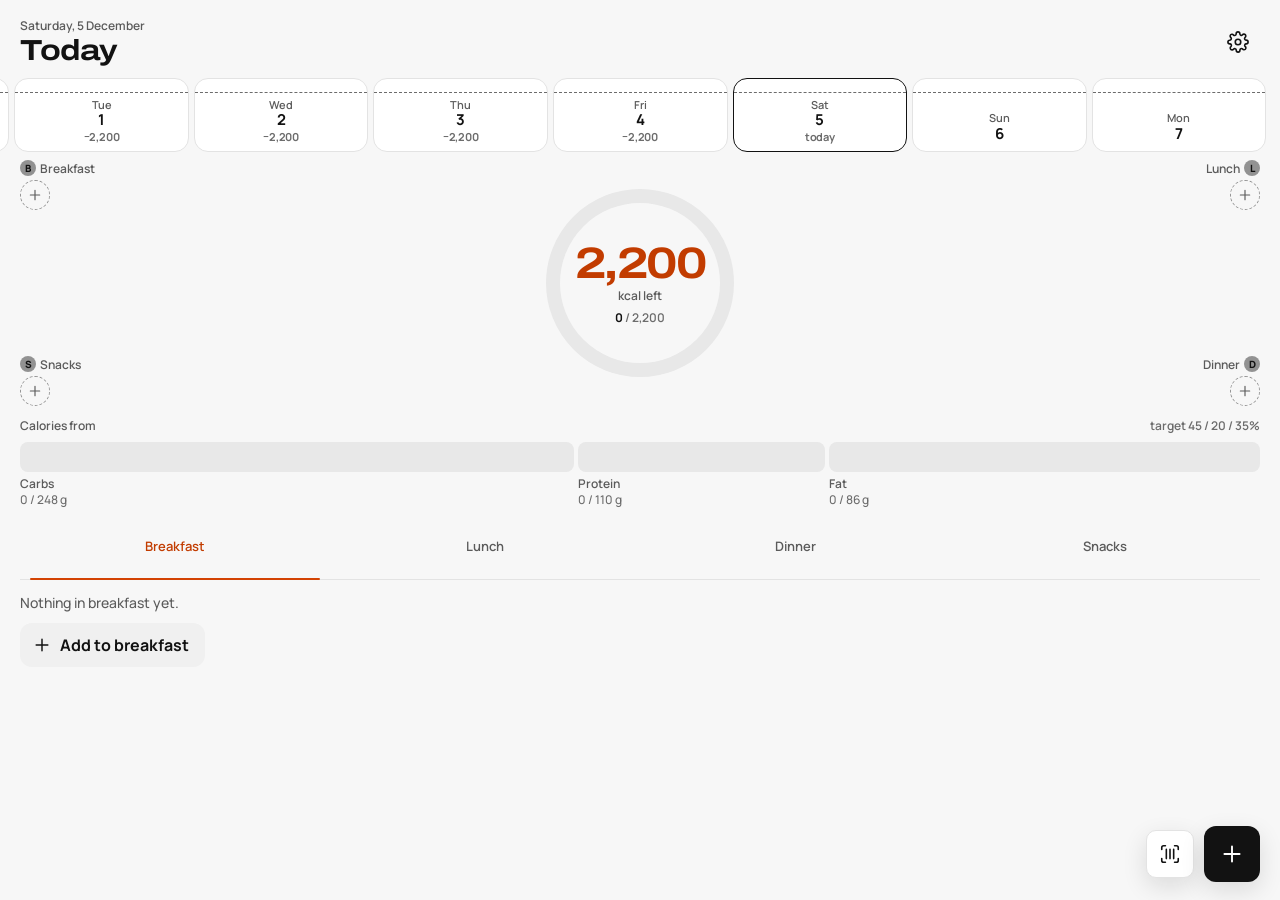
<file: index.html>
<!doctype html>
<html lang="en" data-theme="dark">
<head>
<meta charset="utf-8">
<meta name="viewport" content="width=device-width, initial-scale=1, viewport-fit=cover, interactive-widget=resizes-content">
<meta name="text-scale" content="scale">
<meta name="theme-color" content="#0E0E0E" media="(prefers-color-scheme: dark)">
<meta name="theme-color" content="#F7F7F7" media="(prefers-color-scheme: light)">
<meta name="color-scheme" content="dark light">
<title>Pantry</title>
<link rel="manifest" href="manifest.json">
<link rel="icon" type="image/png" href="icons/icon-192.png">
<link rel="stylesheet" href="tokens.css">
<link rel="stylesheet" href="fonts/archivo.css">
<link rel="stylesheet" href="app/base.css">
<script src="app/registry.js"></script>
<script src="app/core.js"></script>
</head>
<body>
<main id="app"></main>
<noscript><p class="note">Pantry needs JavaScript.</p></noscript>
</body>
</html>
</file>
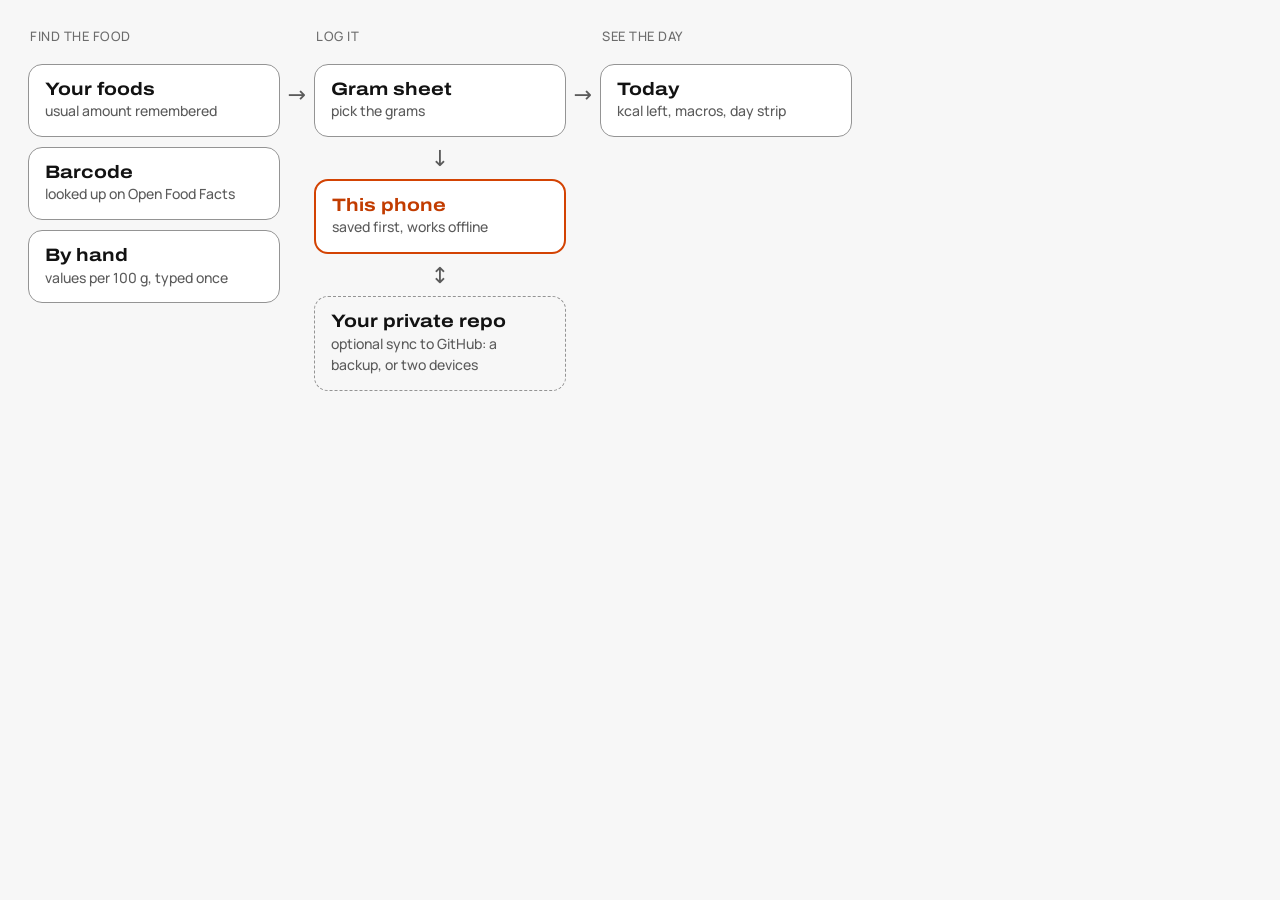
<file: docs/img/how-it-works.html>
<!doctype html>
<html lang="en" data-theme="light">
<head>
<meta charset="utf-8">
<title>Pantry: how it works (README diagram source)</title>
<!-- Source of docs/img/how-it-works-light-2.png and -dark-2.png. Rendered with Playwright at device scale 2:
     element #d, once with data-theme="light" and once with "dark". Colours and type from ../../tokens.css. -->
<link rel="stylesheet" href="../../fonts/archivo.css">
<link rel="stylesheet" href="../../tokens.css">
<style>
  @font-face { font-family: 'Manrope'; src: url(../../fonts/Manrope.woff2) format('woff2'); font-weight: 200 800; }
  body { margin: 0; background: var(--canvas); }
  #d { width: 880px; box-sizing: border-box; padding: 28px; background: var(--canvas); color: var(--ink);
       font: 500 16px/1.35 var(--font-sans); }
  .row { display: grid; grid-template-columns: 1fr 34px 1fr 34px 1fr; align-items: start; }
  .row > .arrow { padding-top: 52px; }
  .col { display: grid; gap: 10px; }
  .box { border: 1px solid var(--hairline-strong); border-radius: 14px; padding: 14px 16px; background: var(--surface-1); }
  .box b { display: block; font: 700 18px/1.2 var(--font-display); font-stretch: 118%; }
  .box span { color: var(--ink-muted); font-size: 14px; }
  .lit { border: 2px solid var(--primary); }
  .lit b { color: var(--primary-text); }
  .arrow { text-align: center; color: var(--ink-muted); font-size: 22px; }
  .label { color: var(--ink-subtle); font-size: 13px; letter-spacing: .04em; text-transform: uppercase; margin: 0 0 8px 2px; }
  .opt { border-style: dashed; background: transparent; }
  .col > .arrow { line-height: 1; }
</style>
</head>
<body>
<div id="d">
  <div class="row">
    <div class="col">
      <p class="label">Find the food</p>
      <div class="box"><b>Your foods</b><span>usual amount remembered</span></div>
      <div class="box"><b>Barcode</b><span>looked up on Open Food Facts</span></div>
      <div class="box"><b>By hand</b><span>values per 100 g, typed once</span></div>
    </div>
    <div class="arrow">→</div>
    <div class="col">
      <p class="label">Log it</p>
      <div class="box"><b>Gram sheet</b><span>pick the grams</span></div>
      <div class="arrow">↓</div>
      <div class="box lit"><b>This phone</b><span>saved first, works offline</span></div>
      <div class="arrow">↕</div>
      <div class="box opt"><b>Your private repo</b><span>optional sync to GitHub: a backup, or two devices</span></div>
    </div>
    <div class="arrow">→</div>
    <div class="col">
      <p class="label">See the day</p>
      <div class="box"><b>Today</b><span>kcal left, macros, day strip</span></div>
    </div>
  </div>
</div>
</body>
</html>
</file>
<file: tokens.css>
/* tasarim tokens (2026-10-05). Generated from DESIGN.md; edit DESIGN.md first, then this.
   Dark is the default; set data-theme="light" on <html> for light mode.
   v6: pure neutrals, cards with a 1px --hairline, one inverted anchor box per screen (--anchor,
   --r-anchor, --shadow-anchor), the primary button neutral (--action / --on-action), signal orange
   (--primary) only for the answer, the key bar, the active tab and the selection ring.
   Type: --font-display (Archivo, use with font-stretch: var(--display-stretch)) for titles and the big
   number; --font-sans for every word; --font-figure for chart values and dates (tabular numerals);
   --font-mono for code and IDs only.
   Charts: every series --chart-neutral, only the key value --chart-1; chart-2..5 only when several
   series must be told apart.
   Projects copy this file as-is and put overrides (accent) in a separate file loaded after it. */

:root, [data-theme="dark"] {
  --canvas: #0E0E0E;
  --surface-1: #191919;
  --surface-2: #232323;
  --surface-3: #2E2E2E;
  --hairline: #2E2E2E;
  --hairline-strong: #6B6B6B;
  --ink: #EEEEEE;
  --ink-muted: #ABABAB;
  --ink-subtle: #8C8C8C;
  --action: #EEEEEE;
  --on-action: #0E0E0E;
  --action-hover: #FFFFFF;
  --action-pressed: #D4D4D4;
  --anchor: #EEEEEE;
  --on-anchor: #121212;
  --on-anchor-muted: #5B5B5B;
  --on-anchor-accent: #C23C00;
  --primary: #FF5A00;
  --on-primary: #0E0E0E;
  --primary-hover: #FF7326;
  --primary-pressed: #E04F00;
  --primary-text: #FF6A1A;
  --primary-display: #FF6A1A;
  --secondary: #ABABAB;
  --success: #3DD68C;
  --warning: #F5B83D;
  --danger: #F2555A;
  --scrim: #000000B3;
  --chart-neutral: #4D4D4D;
  --chart-1: #FF5A00;
  --chart-2: #7C8AE1;
  --chart-3: #00AA95;
  --chart-4: #C38300;
  --chart-5: #9A7DE3;
  --card-border: 1px solid var(--hairline);
  --shadow-card: none;
  --shadow-anchor: 7px 9px 0 #3D3D3D;
  --shadow-3: none;
  color-scheme: dark;
}

[data-theme="light"] {
  --canvas: #F7F7F7;
  --surface-1: #FFFFFF;
  --surface-2: #F0F0F0;
  --surface-3: #E8E8E8;
  --hairline: #E3E3E3;
  --hairline-strong: #949494;
  --ink: #121212;
  --ink-muted: #5B5B5B;
  --ink-subtle: #6C6C6C;
  --action: #121212;
  --on-action: #FFFFFF;
  --action-hover: #2A2A2A;
  --action-pressed: #000000;
  --anchor: #121212;
  --on-anchor: #EEEEEE;
  --on-anchor-muted: #ABABAB;
  --on-anchor-accent: #FF6A1A;
  --primary: #D34303;
  --on-primary: #FFFFFF;
  --primary-hover: #BC3B02;
  --primary-pressed: #A33301;
  --primary-text: #C23C00;
  --primary-display: #C23C00;
  --secondary: #5B5B5B;
  --success: #15803D;
  --warning: #B45309;
  --danger: #CC272C;
  --scrim: #12121266;
  --chart-neutral: #BEBEBE;
  --chart-1: #D34303;
  --chart-2: #4C63D9;
  --chart-3: #0F8F7F;
  --chart-4: #B45309;
  --chart-5: #7C5CD6;
  --shadow-anchor: 7px 9px 0 #12121259;
  --shadow-3: 0 8px 24px #1212121F;
  color-scheme: light;
}

:root {
  --font-display: "Archivo", "Helvetica Neue", Arial, sans-serif;
  --display-stretch: 118%;
  --display-weight: 700;
  --font-sans: "Manrope", system-ui, sans-serif;
  --font-figure: "Manrope", system-ui, sans-serif; /* with font-variant-numeric: tabular-nums */
  --font-mono: "JetBrains Mono", ui-monospace, monospace;
  --r-sm: 6px;
  --r-chip: 8px;
  --r-md: 10px;
  --r-card: 12px;
  --r-button: 12px;
  --r-anchor: 14px;
  --r-lg: 16px;
  --r-xl: 24px;
  --r-pill: 9999px;
  --space-xxs: 4px;
  --space-xs: 8px;
  --space-sm: 12px;
  --space-md: 16px;
  --space-lg: 24px;
  --space-xl: 32px;
  --space-xxl: 48px;
  /* motion (DESIGN.md → Motion): durations, easings, distances */
  --dur-fast: 120ms;
  --dur-base: 200ms;
  --dur-slow: 320ms;
  --dur-chart: 600ms;
  --stagger: 40ms;
  --ease-enter: cubic-bezier(0.22, 1, 0.36, 1);
  --ease-exit: cubic-bezier(0.4, 0, 1, 1);
  --ease-standard: cubic-bezier(0.2, 0, 0, 1);
  --rise: 8px;
  --rise-anchor: 12px;
  --press-anchor: 4px;
  /* shorthands for transitions */
  --fast: var(--dur-fast) var(--ease-enter);
  --base: var(--dur-base) var(--ease-enter);
  --slow: var(--dur-slow) var(--ease-enter);
}

@media (prefers-reduced-motion: reduce) {
  /* movement becomes a fade of the same length: distances go to zero, durations stay */
  :root { --rise: 0px; --rise-anchor: 0px; --press-anchor: 0px; }
}

/* Expression layer (slides, video frames, 16:9 boards; never app screens). data-layer="video" on <html>
   lifts the dark neutrals one step so grain and vignette read; data-grain lays one fine grain over the
   whole frame (a mid-grey tile in overlay mode: every surface gets its share, the grain stays on the
   glass when content moves). The url() is relative to this file: copy ../assets/grain/ with it and fix
   the path. One noise pixel per device pixel; the grain never moves. Approved look: the v3 results video
   (2026-10-09), reference composition ./video/sonuclar.html. */
[data-layer="video"] {
  --canvas: #151515;
  --surface-1: #1F1F1F;
  --surface-2: #2A2A2A;
  --surface-3: #343434;
  --hairline: #303030;
  --hairline-strong: #6E6E6E;
  --ink-subtle: #8F8F8F;
  --chart-neutral: #575757;
  /* display face of the expression layer: Schibsted Grotesk 900 (../assets/fonts/schibsted.css), 2026-10-20 */
  --font-display: "Schibsted Grotesk", "Archivo", "Helvetica Neue", Arial, sans-serif;
  --display-stretch: 100%;
  --display-weight: 900;
  /* depth of the big number: a hard copy offset down-left, no blur (DESIGN.md -> Type and depth) */
  --depth-x: -0.035em;
  --depth-y: 0.03em;
  --depth-orange: #6A2100;  /* R2, default */
  --depth-grey: #575757;    /* R3, when other orange is on the frame */
  --depth-white: #EEEEEE;   /* R1, the lone hero number */
}
[data-layer="video"] .depth { --depth-c: var(--depth-orange); text-shadow: var(--depth-x) var(--depth-y) 0 var(--depth-c); }
[data-layer="video"] .depth.extrude { text-shadow: -0.004em 0.004em 0 var(--depth-c), -0.008em 0.008em 0 var(--depth-c), -0.012em 0.012em 0 var(--depth-c),
  -0.016em 0.016em 0 var(--depth-c), -0.02em 0.02em 0 var(--depth-c), -0.024em 0.024em 0 var(--depth-c), -0.028em 0.028em 0 var(--depth-c),
  -0.032em 0.032em 0 var(--depth-c), -0.036em 0.036em 0 var(--depth-c); }
[data-layer="video"] .depth.grey { --depth-c: var(--depth-grey); }
[data-layer="video"] .depth.white { --depth-c: var(--depth-white); }
[data-grain] { --grain-size: 256px; }
@media (min-resolution: 1.5dppx) { [data-grain] { --grain-size: 170.67px; } }
@media (min-resolution: 2dppx) { [data-grain] { --grain-size: 128px; } }
@media (min-resolution: 3dppx) { [data-grain] { --grain-size: 85.33px; } }
[data-grain]::after {
  content: ""; position: fixed; inset: 0; z-index: 2147483647; pointer-events: none;
  background: url(../assets/grain/ortu.png) 0 0 / var(--grain-size) repeat;
  image-rendering: pixelated; mix-blend-mode: overlay; opacity: 0.55;
}
</file>
<file: fonts/archivo.css>
/* Archivo (OFL), variable width 62-125 % and weight 100-900. tasarim headlines use
   font-stretch: 118% (semi-expanded). Latin + Latin Extended (Turkish) subsets from Google Fonts. */
@font-face {
  font-family: 'Archivo';
  font-style: normal;
  font-weight: 100 900;
  font-stretch: 62% 125%;
  font-display: swap;
  src: url(Archivo-latin-ext.woff2) format('woff2');
  unicode-range: U+0100-02BA, U+02BD-02C5, U+02C7-02CC, U+02CE-02D7, U+02DD-02FF, U+0304, U+0308, U+0329, U+1D00-1DBF, U+1E00-1E9F, U+1EF2-1EFF, U+2020, U+20A0-20AB, U+20AD-20C0, U+2113, U+2C60-2C7F, U+A720-A7FF;
}
@font-face {
  font-family: 'Archivo';
  font-style: normal;
  font-weight: 100 900;
  font-stretch: 62% 125%;
  font-display: swap;
  src: url(Archivo-latin.woff2) format('woff2');
  unicode-range: U+0000-00FF, U+0131, U+0152-0153, U+02BB-02BC, U+02C6, U+02DA, U+02DC, U+0304, U+0308, U+0329, U+2000-206F, U+20AC, U+2122, U+2191, U+2193, U+2212, U+2215, U+FEFF, U+FFFD;
}
</file>
<file: app/base.css>
/* Pantry shell styles: Tarik Base v6 components shared by every screen (tokens from tokens.css, by name).
   Every font size is in rem, so the phone's text size scales all text; spacing stays in px.
   A feature's own styles live in its script (Pantry.css). */
@font-face { font-family: Manrope; src: url(../fonts/Manrope.woff2) format('woff2'); font-weight: 200 800; }

*, *::before, *::after { box-sizing: border-box; }
/* an installed app: a pull down at the top never reloads the page (the browser's pull-to-refresh) */
html, body { overscroll-behavior-y: none; }
html { font-size: 100%; background: var(--canvas); -webkit-text-size-adjust: none; text-size-adjust: none; }
/* no scrollbar line at the page's right edge (Samsung Internet drew one while scrolling); the page still scrolls */
html { scrollbar-width: none; }
html::-webkit-scrollbar { display: none; }
body {
  margin: 0; min-height: 100vh; min-height: 100dvh; background: var(--canvas); color: var(--ink);
  font: 500 1rem/1.5 var(--font-sans); font-variant-numeric: tabular-nums; -webkit-tap-highlight-color: transparent;
}
button, input { font: inherit; color: inherit; margin: 0; }
button { cursor: pointer; }
[hidden] { display: none !important; }
:focus-visible { outline: 2px solid var(--primary); outline-offset: 2px; }

.screen { min-height: 100vh; min-height: 100dvh; display: flex; flex-direction: column; }
/* screen motion (app/core.js): copies of the screen left and the screen shown move over the real one, which is
   already in place under them; the stage takes no taps and sits under the toast */
#stage { position: fixed; inset: 0; z-index: 15; overflow: hidden; contain: strict; pointer-events: none; background: var(--canvas); }
.stage-layer { position: absolute; inset: 0; }
.stage-top { background: var(--canvas); }

/* top bar: eyebrow over the Archivo title */
.top { padding: 18px 20px 0; display: flex; align-items: center; gap: 8px; }
.top.back { padding-left: 8px; align-items: flex-start; }
/* the back button lines up with the title's first line, whatever the text size and however many lines it wraps to */
.top.back > .ibtn { margin-top: calc(0.75rem * 1.3 + 2px + 1.8125rem * 0.53 - 22px); }
.top > div { min-width: 0; }
.eyebrow { margin: 0; font: 600 0.75rem/1.3 var(--font-sans); color: var(--ink-muted); }
.title {
  margin: 2px 0 0; font: var(--display-weight) 1.8125rem/1.06 var(--font-display); font-stretch: var(--display-stretch);
  letter-spacing: -0.017em; overflow-wrap: anywhere;
}
.disp { font-family: var(--font-display); font-weight: var(--display-weight); font-stretch: var(--display-stretch); }

svg.i { width: 22px; height: 22px; fill: none; stroke: currentColor; stroke-width: 1.75; stroke-linecap: round; stroke-linejoin: round; flex: none; }
.ibtn {
  width: 44px; height: 44px; display: grid; place-items: center; flex: none; padding: 0;
  color: var(--ink); background: none; border: 0; border-radius: var(--r-md);
}
.ibtn.box { width: 48px; height: 48px; background: var(--surface-2); }

/* buttons: one neutral primary per screen */
.btn {
  min-height: 48px; width: 100%; padding: 10px 16px; border: 0; border-radius: var(--r-button);
  display: flex; align-items: center; justify-content: center; gap: 8px; text-align: center;
  font: 700 1rem/1.25 var(--font-sans); background: var(--action); color: var(--on-action);
  transition: transform var(--fast), background-color var(--fast);
}
.btn svg.i { width: 20px; height: 20px; }
.btn:active { background: var(--action-pressed); transform: scale(0.98); }
.btn.sec { background: var(--surface-2); color: var(--ink); }
.bottom {
  position: sticky; bottom: 0; margin-top: auto; padding: 12px 20px calc(18px + env(safe-area-inset-bottom));
  display: flex; gap: 10px; align-items: center; background: var(--canvas);
}

/* list rows: name over a muted line, value at the end; a long name ends with an ellipsis */
.sec:not(.btn) { margin: 24px 20px 0; }
.rows { list-style: none; margin: 4px 0 0; padding: 0; }
.rows > li + li { border-top: 1px solid var(--hairline); }
.fr {
  display: flex; align-items: center; gap: 12px; width: 100%; min-height: 56px; padding: 6px 0;
  background: none; border: 0; color: var(--ink); text-align: left;
}
.fr .t { flex: 1; min-width: 0; }
.fr .name, .fr .sub { display: block; white-space: nowrap; overflow: hidden; text-overflow: ellipsis; }
.fr .name { font: 600 0.9375rem/1.3 var(--font-sans); }
.fr .sub { font: 500 0.8125rem/1.35 var(--font-figure); color: var(--ink-muted); }
.fr .k { flex: none; font: 700 0.875rem/1.3 var(--font-figure); }

.note { margin: 8px 0 0; font: 500 0.875rem/1.5 var(--font-sans); color: var(--ink-muted); }
.banner {
  display: flex; gap: 12px; align-items: flex-start; margin: 12px 20px 0; padding: 12px 14px;
  background: var(--surface-2); border-radius: var(--r-card); font: 500 0.875rem/1.45 var(--font-sans);
}
.banner svg.i { width: 20px; height: 20px; margin-top: 1px; color: var(--danger); }

/* toast: one line above the bottom bar, outside the screen so it survives navigation (Pantry.toast) */
#toast { position: fixed; left: 20px; right: 20px; bottom: calc(84px + env(safe-area-inset-bottom)); z-index: 20; pointer-events: none; }
.toast {
  display: flex; align-items: center; gap: 12px; padding: 10px 16px; pointer-events: auto;
  background: var(--surface-3); border: 1px solid var(--hairline-strong); border-radius: var(--r-md);
  box-shadow: var(--shadow-3); font: 500 0.875rem/1.4 var(--font-sans);
}
.toast { touch-action: none; transition: transform var(--dur-fast) var(--ease-standard), opacity var(--dur-fast) var(--ease-standard); }
.toast-art { flex: none; display: grid; place-items: center; width: 32px; height: 32px; }
.toast-art svg { width: 32px; height: 32px; }
.toast > span:not(.toast-art) { flex: 1; min-width: 0; }
.toast-act { flex: none; min-height: 44px; padding: 0 4px; background: none; border: 0; font-weight: 700; }
</file>
